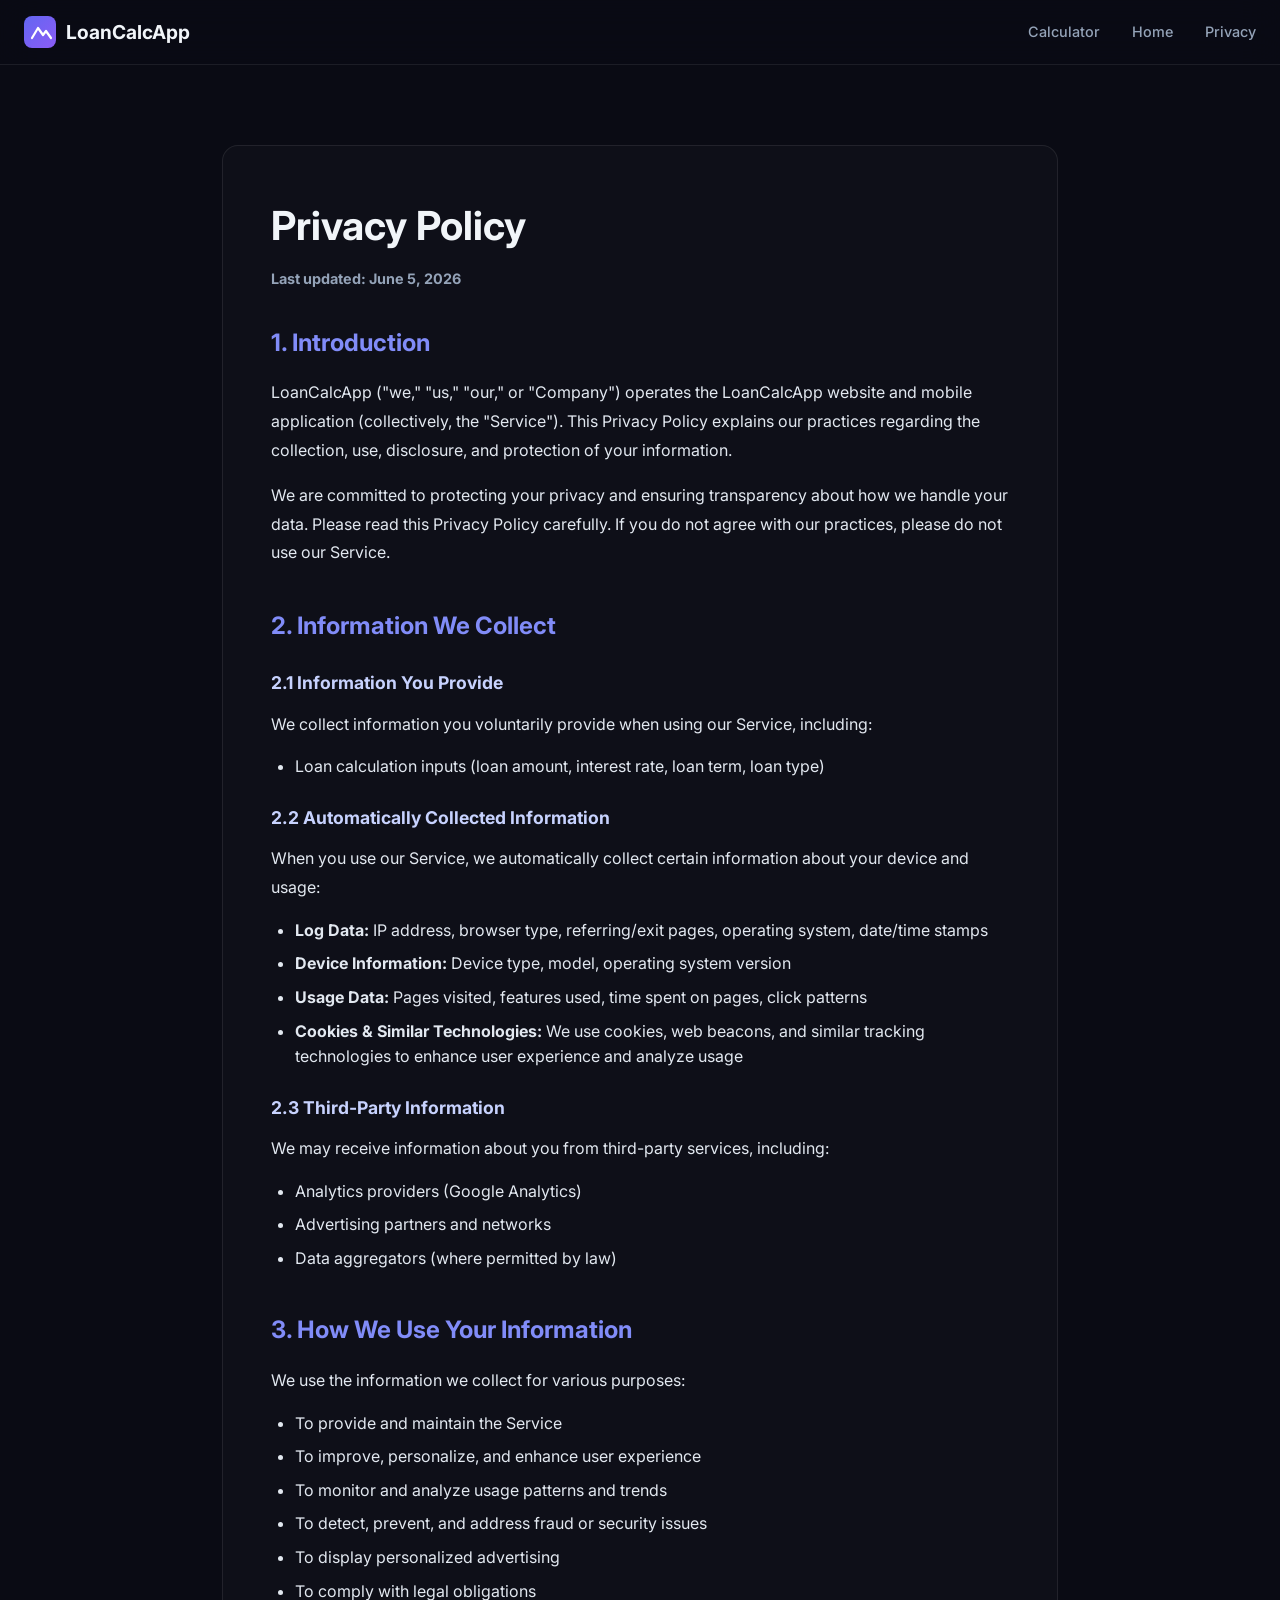
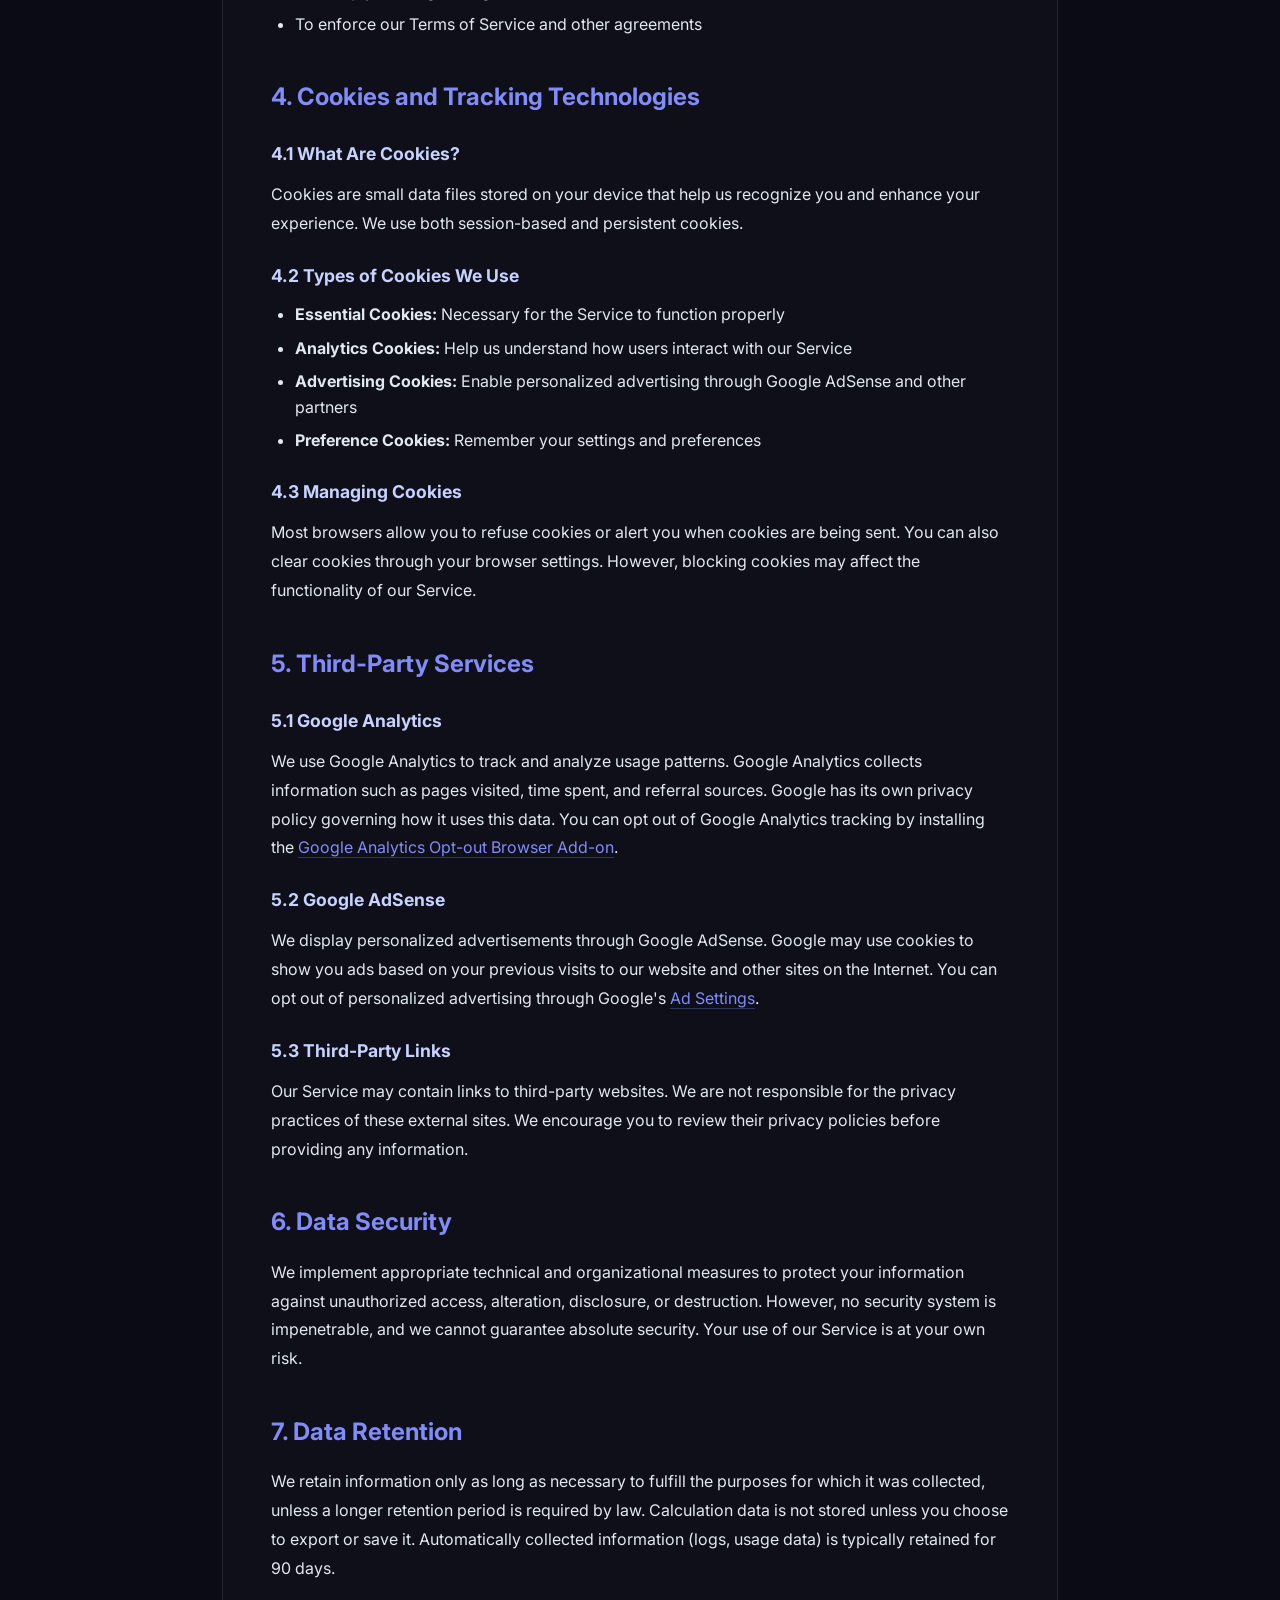
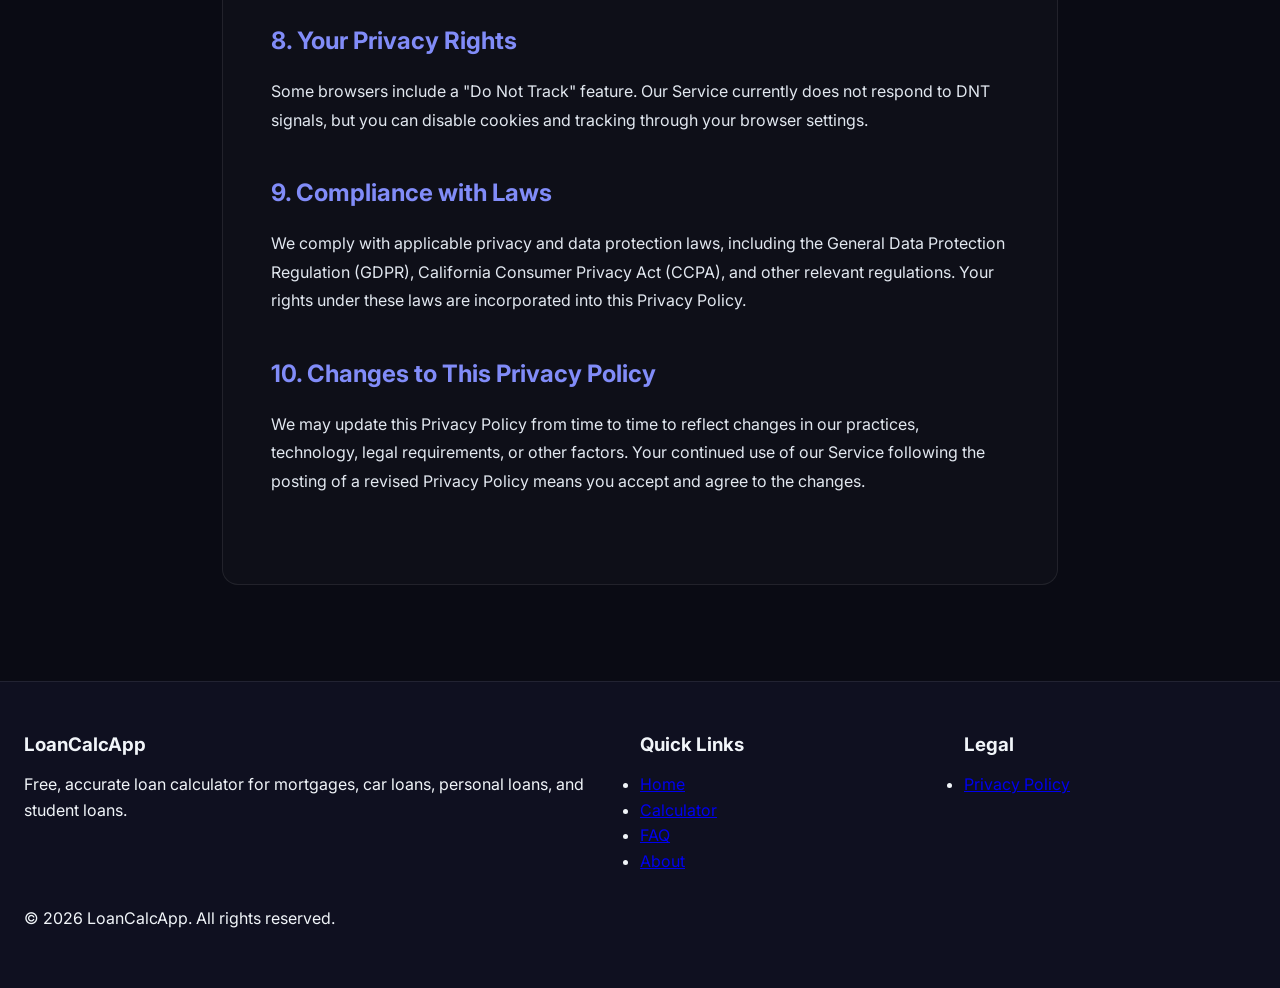
<file: privacy-policy.html>
<!DOCTYPE html>
<html lang="en">
<head>
  <meta charset="UTF-8" />
  <meta name="viewport" content="width=device-width, initial-scale=1.0" />
  <title>Privacy Policy – LoanCalcApp</title>
  <meta name="description" content="Privacy policy for LoanCalcApp. Learn how we collect, use, and protect your personal information." />
  <meta name="robots" content="index, follow" />
  <link rel="preconnect" href="https://fonts.googleapis.com" />
  <link rel="preconnect" href="https://fonts.gstatic.com" crossorigin />
  <link href="https://fonts.googleapis.com/css2?family=Inter:wght@300;400;500;600;700;800&display=swap" rel="stylesheet" />
  <link rel="stylesheet" href="style.css" />
  
  <!-- Google AdSense -->
  <meta name="google-adsense-account" content="ca-pub-5492575278599227">
  <script async src="https://pagead2.googlesyndication.com/pagead/js/adsbygoogle.js?client=ca-pub-5492575278599227" crossorigin="anonymous"></script>
</head>
<body>

  <!-- ============================================================
       HEADER
  ============================================================ -->
  <header class="site-header">
    <div class="container header-inner">
      <a href="/" class="logo" aria-label="LoanCalcApp Home">
        <svg width="32" height="32" viewBox="0 0 32 32" fill="none" aria-hidden="true">
          <rect width="32" height="32" rx="8" fill="url(#logoGrad)"/>
          <path d="M8 22L14 12l5 7 3-4 5 7" stroke="white" stroke-width="2.2" stroke-linecap="round" stroke-linejoin="round"/>
          <defs>
            <linearGradient id="logoGrad" x1="0" y1="0" x2="32" y2="32" gradientUnits="userSpaceOnUse">
              <stop stop-color="#6366f1"/>
              <stop offset="1" stop-color="#8b5cf6"/>
            </linearGradient>
          </defs>
        </svg>
        <span>LoanCalcApp</span>
      </a>
      <nav class="header-nav" aria-label="Main navigation">
        <a href="/">Calculator</a>
        <a href="/">Home</a>
        <a href="/privacy-policy.html">Privacy</a>
      </nav>
    </div>
  </header>

  <!-- ============================================================
       CONTENT
  ============================================================ -->
  <main class="container legal-content">
    <article>
      <h1>Privacy Policy</h1>
      <p class="last-updated"><strong>Last updated: June 5, 2026</strong></p>

      <section>
        <h2>1. Introduction</h2>
        <p>LoanCalcApp ("we," "us," "our," or "Company") operates the LoanCalcApp website and mobile application (collectively, the "Service"). This Privacy Policy explains our practices regarding the collection, use, disclosure, and protection of your information.</p>
        <p>We are committed to protecting your privacy and ensuring transparency about how we handle your data. Please read this Privacy Policy carefully. If you do not agree with our practices, please do not use our Service.</p>
      </section>

      <section>
        <h2>2. Information We Collect</h2>
        
        <h3>2.1 Information You Provide</h3>
        <p>We collect information you voluntarily provide when using our Service, including:</p>
        <ul>
          <li>Loan calculation inputs (loan amount, interest rate, loan term, loan type)</li>
        </ul>

        <h3>2.2 Automatically Collected Information</h3>
        <p>When you use our Service, we automatically collect certain information about your device and usage:</p>
        <ul>
          <li><strong>Log Data:</strong> IP address, browser type, referring/exit pages, operating system, date/time stamps</li>
          <li><strong>Device Information:</strong> Device type, model, operating system version</li>
          <li><strong>Usage Data:</strong> Pages visited, features used, time spent on pages, click patterns</li>
          <li><strong>Cookies & Similar Technologies:</strong> We use cookies, web beacons, and similar tracking technologies to enhance user experience and analyze usage</li>
        </ul>

        <h3>2.3 Third-Party Information</h3>
        <p>We may receive information about you from third-party services, including:</p>
        <ul>
          <li>Analytics providers (Google Analytics)</li>
          <li>Advertising partners and networks</li>
          <li>Data aggregators (where permitted by law)</li>
        </ul>
      </section>

      <section>
        <h2>3. How We Use Your Information</h2>
        <p>We use the information we collect for various purposes:</p>
        <ul>
          <li>To provide and maintain the Service</li>
          <li>To improve, personalize, and enhance user experience</li>
          <li>To monitor and analyze usage patterns and trends</li>
          <li>To detect, prevent, and address fraud or security issues</li>
          <li>To display personalized advertising</li>
          <li>To comply with legal obligations</li>
          <li>To enforce our Terms of Service and other agreements</li>
        </ul>
      </section>

      <section>
        <h2>4. Cookies and Tracking Technologies</h2>
        
        <h3>4.1 What Are Cookies?</h3>
        <p>Cookies are small data files stored on your device that help us recognize you and enhance your experience. We use both session-based and persistent cookies.</p>

        <h3>4.2 Types of Cookies We Use</h3>
        <ul>
          <li><strong>Essential Cookies:</strong> Necessary for the Service to function properly</li>
          <li><strong>Analytics Cookies:</strong> Help us understand how users interact with our Service</li>
          <li><strong>Advertising Cookies:</strong> Enable personalized advertising through Google AdSense and other partners</li>
          <li><strong>Preference Cookies:</strong> Remember your settings and preferences</li>
        </ul>

        <h3>4.3 Managing Cookies</h3>
        <p>Most browsers allow you to refuse cookies or alert you when cookies are being sent. You can also clear cookies through your browser settings. However, blocking cookies may affect the functionality of our Service.</p>
      </section>

      <section>
        <h2>5. Third-Party Services</h2>
        
        <h3>5.1 Google Analytics</h3>
        <p>We use Google Analytics to track and analyze usage patterns. Google Analytics collects information such as pages visited, time spent, and referral sources. Google has its own privacy policy governing how it uses this data. You can opt out of Google Analytics tracking by installing the <a href="https://tools.google.com/dlpage/gaoptout" target="_blank" rel="noopener noreferrer">Google Analytics Opt-out Browser Add-on</a>.</p>

        <h3>5.2 Google AdSense</h3>
        <p>We display personalized advertisements through Google AdSense. Google may use cookies to show you ads based on your previous visits to our website and other sites on the Internet. You can opt out of personalized advertising through Google's <a href="https://adssettings.google.com" target="_blank" rel="noopener noreferrer">Ad Settings</a>.</p>

        <h3>5.3 Third-Party Links</h3>
        <p>Our Service may contain links to third-party websites. We are not responsible for the privacy practices of these external sites. We encourage you to review their privacy policies before providing any information.</p>
      </section>

      <section>
        <h2>6. Data Security</h2>
        <p>We implement appropriate technical and organizational measures to protect your information against unauthorized access, alteration, disclosure, or destruction. However, no security system is impenetrable, and we cannot guarantee absolute security. Your use of our Service is at your own risk.</p>
      </section>

      <section>
        <h2>7. Data Retention</h2>
        <p>We retain information only as long as necessary to fulfill the purposes for which it was collected, unless a longer retention period is required by law. Calculation data is not stored unless you choose to export or save it. Automatically collected information (logs, usage data) is typically retained for 90 days.</p>
      </section>

      <section>
        <h2>8. Your Privacy Rights</h2>
        <p>Some browsers include a "Do Not Track" feature. Our Service currently does not respond to DNT signals, but you can disable cookies and tracking through your browser settings.</p>
      </section>

      <!-- Sections 9 (Children's Privacy) and 10 (International Data Transfers) removed as requested -->

      <section>
        <h2>9. Compliance with Laws</h2>
        <p>We comply with applicable privacy and data protection laws, including the General Data Protection Regulation (GDPR), California Consumer Privacy Act (CCPA), and other relevant regulations. Your rights under these laws are incorporated into this Privacy Policy.</p>
      </section>

      <section>
        <h2>10. Changes to This Privacy Policy</h2>
        <p>We may update this Privacy Policy from time to time to reflect changes in our practices, technology, legal requirements, or other factors. Your continued use of our Service following the posting of a revised Privacy Policy means you accept and agree to the changes.</p>
      </section>

      <!-- Contact information removed as requested -->

    </article>
  </main>

  <!-- ============================================================
       FOOTER
  ============================================================ -->
  <footer class="site-footer">
    <div class="container footer-inner">
      <div class="footer-section">
        <h3>LoanCalcApp</h3>
        <p>Free, accurate loan calculator for mortgages, car loans, personal loans, and student loans.</p>
      </div>
      <div class="footer-section">
        <h3>Quick Links</h3>
        <ul>
          <li><a href="/">Home</a></li>
          <li><a href="/#calculator">Calculator</a></li>
          <li><a href="/#faq">FAQ</a></li>
          <li><a href="/about.html">About</a></li>
        </ul>
      </div>
      <div class="footer-section">
        <h3>Legal</h3>
        <ul>
          <li><a href="/privacy-policy.html">Privacy Policy</a></li>
        </ul>
      </div>
      <div class="footer-section">
        <p>&copy; 2026 LoanCalcApp. All rights reserved.</p>
      </div>
    </div>
  </footer>

  <style>
    .legal-content {
      max-width: 900px;
      margin: 3rem auto;
      padding: 2rem;
    }

    .legal-content article {
      background: rgba(255, 255, 255, 0.02);
      border: 1px solid rgba(255, 255, 255, 0.08);
      border-radius: 16px;
      padding: 3rem;
    }

    .legal-content h1 {
      font-size: 2.5rem;
      margin-bottom: 0.5rem;
      color: #f1f5f9;
    }

    .legal-content .last-updated {
      color: #94a3b8;
      margin-bottom: 2rem;
      font-size: 0.9rem;
    }

    .legal-content section {
      margin-bottom: 2.5rem;
    }

    .legal-content h2 {
      font-size: 1.5rem;
      margin-bottom: 1rem;
      color: #818cf8;
      margin-top: 2rem;
    }

    .legal-content h3 {
      font-size: 1.1rem;
      margin-bottom: 0.75rem;
      margin-top: 1.5rem;
      color: #c7d2fe;
    }

    .legal-content p {
      margin-bottom: 1rem;
      line-height: 1.8;
      color: #e2e8f0;
    }

    .legal-content ul, .legal-content ol {
      margin-left: 1.5rem;
      margin-bottom: 1rem;
    }

    .legal-content li {
      margin-bottom: 0.5rem;
      color: #e2e8f0;
    }

    .legal-content a {
      color: #818cf8;
      text-decoration: none;
      border-bottom: 1px solid rgba(129, 140, 248, 0.3);
      transition: border-color 0.2s;
    }

    .legal-content a:hover {
      border-bottom-color: #818cf8;
    }

    @media (max-width: 768px) {
      .legal-content article {
        padding: 1.5rem;
      }

      .legal-content h1 {
        font-size: 1.75rem;
      }

      .legal-content h2 {
        font-size: 1.25rem;
      }
    }
  </style>

</body>
</html>
</file>
<file: style.css>
/* ============================================================
   RESET & ROOT
============================================================ */
*, *::before, *::after { box-sizing: border-box; margin: 0; padding: 0; }

:root {
  --bg: #0a0b14;
  --bg-2: #0f1020;
  --bg-card: rgba(255,255,255,0.04);
  --bg-card-hover: rgba(255,255,255,0.07);
  --border: rgba(255,255,255,0.08);
  --border-active: rgba(99,102,241,0.5);

  --indigo: #6366f1;
  --indigo-light: #818cf8;
  --violet: #8b5cf6;
  --emerald: #10b981;
  --amber: #f59e0b;
  --rose: #f43f5e;

  --text: #f1f5f9;
  --text-2: #94a3b8;
  --text-3: #64748b;

  --radius: 16px;
  --radius-sm: 10px;
  --shadow: 0 4px 24px rgba(0,0,0,0.4);
  --shadow-lg: 0 8px 48px rgba(0,0,0,0.5);

  --font: 'Inter', system-ui, sans-serif;
  --transition: 0.2s cubic-bezier(0.4,0,0.2,1);
}

html { scroll-behavior: smooth; }

body {
  font-family: var(--font);
  background: var(--bg);
  color: var(--text);
  line-height: 1.6;
  min-height: 100vh;
  -webkit-font-smoothing: antialiased;
}

/* ============================================================
   CONTAINER
============================================================ */
.container {
  max-width: 1280px;
  margin: 0 auto;
  padding: 0 24px;
}

/* ============================================================
   HEADER
============================================================ */
.site-header {
  position: sticky;
  top: 0;
  z-index: 100;
  background: rgba(10,11,20,0.85);
  backdrop-filter: blur(20px);
  -webkit-backdrop-filter: blur(20px);
  border-bottom: 1px solid var(--border);
}

.header-inner {
  display: flex;
  align-items: center;
  justify-content: space-between;
  height: 64px;
}

.logo {
  display: flex;
  align-items: center;
  gap: 10px;
  text-decoration: none;
  font-weight: 700;
  font-size: 1.2rem;
  color: var(--text);
  transition: opacity var(--transition);
}
.logo:hover { opacity: 0.8; }

.header-nav {
  display: flex;
  gap: 32px;
}
.header-nav a {
  color: var(--text-2);
  text-decoration: none;
  font-size: 0.9rem;
  font-weight: 500;
  transition: color var(--transition);
}
.header-nav a:hover { color: var(--text); }

/* ============================================================
   HERO
============================================================ */
.hero {
  position: relative;
  overflow: hidden;
  padding: 80px 0 60px;
  text-align: center;
}

.hero-bg {
  position: absolute;
  inset: 0;
  pointer-events: none;
}

.hero-orb {
  position: absolute;
  border-radius: 50%;
  filter: blur(80px);
  opacity: 0.25;
}
.hero-orb-1 {
  width: 500px; height: 500px;
  background: var(--indigo);
  top: -200px; left: -100px;
  animation: pulse 8s ease-in-out infinite;
}
.hero-orb-2 {
  width: 400px; height: 400px;
  background: var(--violet);
  top: -100px; right: -100px;
  animation: pulse 8s ease-in-out infinite 2s;
}
.hero-orb-3 {
  width: 300px; height: 300px;
  background: var(--emerald);
  bottom: -100px; left: 50%;
  transform: translateX(-50%);
  animation: pulse 8s ease-in-out infinite 4s;
}

@keyframes pulse {
  0%, 100% { opacity: 0.2; transform: scale(1); }
  50% { opacity: 0.35; transform: scale(1.05); }
}

.hero-content { position: relative; }

.hero-badge {
  display: inline-block;
  background: rgba(99,102,241,0.15);
  border: 1px solid rgba(99,102,241,0.3);
  color: var(--indigo-light);
  font-size: 0.8rem;
  font-weight: 600;
  letter-spacing: 0.05em;
  text-transform: uppercase;
  padding: 6px 16px;
  border-radius: 100px;
  margin-bottom: 20px;
}

.hero h1 {
  font-size: clamp(2.2rem, 5vw, 3.8rem);
  font-weight: 800;
  line-height: 1.1;
  background: linear-gradient(135deg, #fff 0%, var(--indigo-light) 100%);
  -webkit-background-clip: text;
  -webkit-text-fill-color: transparent;
  background-clip: text;
  margin-bottom: 20px;
}

.hero-subtitle {
  font-size: 1.1rem;
  color: var(--text-2);
  max-width: 600px;
  margin: 0 auto;
}

/* ============================================================
   AD ZONES
============================================================ */
.ad-zone {
  width: 100%;
  display: flex;
  flex-direction: column;
  align-items: center;
  gap: 6px;
  padding: 12px 0;
}

.ad-label {
  font-size: 0.65rem;
  color: var(--text-3);
  text-transform: uppercase;
  letter-spacing: 0.08em;
}

.ad-placeholder {
  width: 100%;
  max-width: 728px;
  height: 90px;
  background: rgba(255,255,255,0.025);
  border: 1px dashed rgba(255,255,255,0.1);
  border-radius: var(--radius-sm);
  display: flex;
  align-items: center;
  justify-content: center;
  color: var(--text-3);
  font-size: 0.75rem;
}

.ad-placeholder--tall {
  max-width: 300px;
  height: 600px;
}

.ad-zone--sidebar .ad-placeholder {
  max-width: 300px;
  height: 250px;
}

.ad-zone--leaderboard {
  background: rgba(0,0,0,0.2);
  border-top: 1px solid var(--border);
  border-bottom: 1px solid var(--border);
}

.ad-zone--in-content {
  margin: 32px 0;
  border-radius: var(--radius);
  background: rgba(255,255,255,0.02);
  border: 1px solid var(--border);
  padding: 16px;
}

/* ============================================================
   MAIN LAYOUT
============================================================ */
.main-layout {
  display: grid;
  grid-template-columns: 1fr 320px;
  gap: 32px;
  padding-top: 32px;
  padding-bottom: 64px;
  align-items: start;
}

.calc-column { min-width: 0; }

.sidebar-column {
  display: flex;
  flex-direction: column;
  gap: 24px;
}

.sticky-ad { position: sticky; top: 84px; }

/* ============================================================
   CARDS
============================================================ */
.card {
  background: var(--bg-card);
  border: 1px solid var(--border);
  border-radius: var(--radius);
  padding: 28px;
  margin-bottom: 24px;
  backdrop-filter: blur(10px);
  transition: border-color var(--transition);
}
.card:hover { border-color: rgba(255,255,255,0.12); }

.card-title {
  font-size: 1rem;
  font-weight: 700;
  color: var(--text);
  margin-bottom: 20px;
  letter-spacing: -0.01em;
}

/* ============================================================
   LOAN TYPE TABS
============================================================ */
.loan-tabs {
  display: flex;
  gap: 8px;
  flex-wrap: wrap;
}

.loan-tab {
  flex: 1;
  min-width: 100px;
  padding: 10px 16px;
  background: rgba(255,255,255,0.04);
  border: 1px solid var(--border);
  border-radius: var(--radius-sm);
  color: var(--text-2);
  font-family: var(--font);
  font-size: 0.875rem;
  font-weight: 500;
  cursor: pointer;
  transition: all var(--transition);
}
.loan-tab:hover {
  background: rgba(255,255,255,0.07);
  color: var(--text);
}
.loan-tab.active {
  background: rgba(99,102,241,0.15);
  border-color: var(--border-active);
  color: var(--indigo-light);
}

/* ============================================================
   INPUTS
============================================================ */
.input-group {
  margin-bottom: 28px;
}
.input-group:last-of-type { margin-bottom: 24px; }

.input-row {
  display: flex;
  justify-content: space-between;
  align-items: center;
  margin-bottom: 12px;
}

.input-row label {
  font-size: 0.875rem;
  font-weight: 500;
  color: var(--text-2);
}

.input-value-box {
  display: flex;
  align-items: center;
  background: rgba(255,255,255,0.06);
  border: 1px solid var(--border);
  border-radius: var(--radius-sm);
  padding: 6px 12px;
  gap: 6px;
  transition: border-color var(--transition);
}
.input-value-box:focus-within { border-color: var(--border-active); }

.input-value-box input {
  background: none;
  border: none;
  outline: none;
  color: var(--text);
  font-family: var(--font);
  font-size: 1rem;
  font-weight: 600;
  width: 100px;
  text-align: right;
}

.currency-symbol {
  color: var(--text-3);
  font-size: 0.875rem;
  font-weight: 500;
}

/* Range Slider */
.slider {
  -webkit-appearance: none;
  appearance: none;
  width: 100%;
  height: 4px;
  border-radius: 100px;
  background: rgba(255,255,255,0.1);
  outline: none;
  cursor: pointer;
}
.slider::-webkit-slider-thumb {
  -webkit-appearance: none;
  width: 18px;
  height: 18px;
  border-radius: 50%;
  background: linear-gradient(135deg, var(--indigo), var(--violet));
  cursor: pointer;
  box-shadow: 0 0 0 3px rgba(99,102,241,0.2);
  transition: box-shadow var(--transition);
}
.slider::-webkit-slider-thumb:hover {
  box-shadow: 0 0 0 6px rgba(99,102,241,0.2);
}
.slider::-moz-range-thumb {
  width: 18px;
  height: 18px;
  border-radius: 50%;
  background: linear-gradient(135deg, var(--indigo), var(--violet));
  cursor: pointer;
  border: none;
}

.slider-labels {
  display: flex;
  justify-content: space-between;
  margin-top: 6px;
  font-size: 0.7rem;
  color: var(--text-3);
}

/* Calculate Button */
.btn-calculate {
  width: 100%;
  padding: 14px 24px;
  background: linear-gradient(135deg, var(--indigo) 0%, var(--violet) 100%);
  border: none;
  border-radius: var(--radius-sm);
  color: #fff;
  font-family: var(--font);
  font-size: 1rem;
  font-weight: 600;
  cursor: pointer;
  transition: all var(--transition);
  box-shadow: 0 4px 20px rgba(99,102,241,0.4);
}
.btn-calculate:hover {
  transform: translateY(-1px);
  box-shadow: 0 6px 28px rgba(99,102,241,0.5);
}
.btn-calculate:active { transform: translateY(0); }

/* ============================================================
   RESULTS
============================================================ */
.results-grid {
  display: grid;
  grid-template-columns: 1fr 1fr;
  gap: 16px;
  margin-bottom: 24px;
}

.result-item {
  background: rgba(255,255,255,0.03);
  border: 1px solid var(--border);
  border-radius: var(--radius-sm);
  padding: 16px;
}

.result-item--primary {
  grid-column: 1 / -1;
  background: linear-gradient(135deg, rgba(99,102,241,0.1) 0%, rgba(139,92,246,0.1) 100%);
  border-color: rgba(99,102,241,0.3);
  text-align: center;
  padding: 24px;
}

.result-label {
  font-size: 0.75rem;
  color: var(--text-3);
  text-transform: uppercase;
  letter-spacing: 0.06em;
  margin-bottom: 8px;
}

.result-value {
  font-size: 2.4rem;
  font-weight: 800;
  color: #fff;
  letter-spacing: -0.02em;
}
.result-value--sm { font-size: 1.5rem; }
.result-value--accent { color: var(--indigo-light); }

/* Cost Breakdown Bar */
.cost-breakdown { margin-top: 8px; }

.breakdown-bar {
  display: flex;
  height: 8px;
  border-radius: 100px;
  overflow: hidden;
  margin-bottom: 10px;
}
.bar-principal {
  background: linear-gradient(90deg, var(--indigo), var(--indigo-light));
  transition: width 0.5s ease;
}
.bar-interest {
  background: linear-gradient(90deg, var(--violet), #a78bfa);
  transition: width 0.5s ease;
}

.breakdown-legend {
  display: flex;
  gap: 20px;
  font-size: 0.8rem;
  color: var(--text-2);
  align-items: center;
}
.legend-dot {
  display: inline-block;
  width: 10px; height: 10px;
  border-radius: 50%;
  margin-right: 6px;
}
.legend-dot--principal { background: var(--indigo); }
.legend-dot--interest { background: var(--violet); }

/* ============================================================
   CHARTS
============================================================ */
.chart-tabs {
  display: flex;
  gap: 4px;
  margin-bottom: 24px;
  background: rgba(255,255,255,0.04);
  border-radius: var(--radius-sm);
  padding: 4px;
}

.chart-tab {
  flex: 1;
  padding: 8px 12px;
  background: none;
  border: none;
  border-radius: 8px;
  color: var(--text-2);
  font-family: var(--font);
  font-size: 0.8rem;
  font-weight: 500;
  cursor: pointer;
  transition: all var(--transition);
  white-space: nowrap;
}
.chart-tab:hover { color: var(--text); }
.chart-tab.active {
  background: rgba(99,102,241,0.2);
  color: var(--indigo-light);
}

.chart-container {
  position: relative;
  height: 300px;
}
.chart-container canvas { max-height: 300px; }

/* ============================================================
   AMORTIZATION TABLE
============================================================ */
.amort-header {
  display: flex;
  justify-content: space-between;
  align-items: center;
  margin-bottom: 8px;
}

.amort-desc {
  font-size: 0.875rem;
  color: var(--text-2);
  margin-bottom: 20px;
}

.btn-export {
  padding: 8px 16px;
  background: rgba(16,185,129,0.1);
  border: 1px solid rgba(16,185,129,0.3);
  border-radius: var(--radius-sm);
  color: var(--emerald);
  font-family: var(--font);
  font-size: 0.8rem;
  font-weight: 600;
  cursor: pointer;
  transition: all var(--transition);
}
.btn-export:hover {
  background: rgba(16,185,129,0.2);
}

.table-wrapper {
  overflow-x: auto;
  border-radius: var(--radius-sm);
  border: 1px solid var(--border);
}

table {
  width: 100%;
  border-collapse: collapse;
  font-size: 0.875rem;
}

thead {
  background: rgba(255,255,255,0.04);
}

th {
  padding: 12px 16px;
  text-align: right;
  font-weight: 600;
  font-size: 0.75rem;
  color: var(--text-3);
  text-transform: uppercase;
  letter-spacing: 0.05em;
  white-space: nowrap;
}
th:first-child, th:nth-child(2) { text-align: left; }

td {
  padding: 11px 16px;
  text-align: right;
  color: var(--text-2);
  border-top: 1px solid rgba(255,255,255,0.04);
}
td:first-child, td:nth-child(2) { text-align: left; color: var(--text-3); }

tbody tr:hover { background: rgba(255,255,255,0.03); }

.td-principal { color: var(--indigo-light) !important; font-weight: 500; }
.td-interest  { color: #a78bfa !important; }
.td-balance   { color: var(--text) !important; font-weight: 600; }

/* Pagination */
.pagination {
  display: flex;
  align-items: center;
  justify-content: center;
  gap: 16px;
  margin-top: 20px;
}

.page-btn {
  padding: 8px 18px;
  background: rgba(255,255,255,0.05);
  border: 1px solid var(--border);
  border-radius: var(--radius-sm);
  color: var(--text-2);
  font-family: var(--font);
  font-size: 0.875rem;
  cursor: pointer;
  transition: all var(--transition);
}
.page-btn:hover:not(:disabled) {
  background: rgba(99,102,241,0.15);
  border-color: var(--border-active);
  color: var(--indigo-light);
}
.page-btn:disabled {
  opacity: 0.3;
  cursor: not-allowed;
}

.page-info {
  font-size: 0.875rem;
  color: var(--text-2);
  min-width: 100px;
  text-align: center;
}

/* ============================================================
   CONTENT SECTIONS
============================================================ */
.content-section {
  background: var(--bg-card);
  border: 1px solid var(--border);
  border-radius: var(--radius);
  padding: 36px;
  margin-bottom: 24px;
}

.content-section h2 {
  font-size: 1.6rem;
  font-weight: 800;
  margin-bottom: 16px;
  background: linear-gradient(135deg, var(--text) 0%, var(--indigo-light) 100%);
  -webkit-background-clip: text;
  -webkit-text-fill-color: transparent;
  background-clip: text;
}

.content-section h3 {
  font-size: 1.05rem;
  font-weight: 700;
  color: var(--text);
  margin: 24px 0 10px;
}

.content-section p {
  color: var(--text-2);
  font-size: 0.95rem;
  line-height: 1.75;
}

.info-box {
  background: rgba(99,102,241,0.08);
  border: 1px solid rgba(99,102,241,0.25);
  border-radius: var(--radius-sm);
  padding: 16px 20px;
  color: var(--indigo-light);
  font-size: 0.9rem;
  margin-top: 20px;
}

.formula-box {
  background: rgba(255,255,255,0.04);
  border: 1px solid var(--border);
  border-radius: var(--radius-sm);
  padding: 20px 24px;
  margin-top: 12px;
  font-size: 0.9rem;
}
.formula-box strong {
  display: block;
  font-size: 1.1rem;
  color: var(--text);
  margin-bottom: 14px;
  font-family: 'Courier New', monospace;
}
.formula-box ul { padding-left: 20px; }
.formula-box li {
  color: var(--text-2);
  margin-bottom: 6px;
}

/* ============================================================
   FAQ
============================================================ */
.faq-list { display: flex; flex-direction: column; gap: 8px; }

.faq-item {
  border: 1px solid var(--border);
  border-radius: var(--radius-sm);
  overflow: hidden;
  transition: border-color var(--transition);
}
.faq-item:hover { border-color: rgba(255,255,255,0.12); }

.faq-question {
  width: 100%;
  display: flex;
  justify-content: space-between;
  align-items: center;
  padding: 16px 20px;
  background: rgba(255,255,255,0.03);
  border: none;
  color: var(--text);
  font-family: var(--font);
  font-size: 0.95rem;
  font-weight: 600;
  cursor: pointer;
  text-align: left;
  transition: background var(--transition);
}
.faq-question:hover { background: rgba(255,255,255,0.06); }

.faq-icon {
  font-size: 1.4rem;
  color: var(--indigo-light);
  transition: transform var(--transition);
  flex-shrink: 0;
  margin-left: 12px;
}
.faq-question[aria-expanded="true"] .faq-icon { transform: rotate(45deg); }

.faq-answer {
  max-height: 0;
  overflow: hidden;
  transition: max-height 0.35s ease, padding 0.2s ease;
}
.faq-answer.open {
  max-height: 300px;
  padding: 0 20px 16px;
}
.faq-answer p {
  color: var(--text-2);
  font-size: 0.9rem;
  line-height: 1.7;
  padding-top: 10px;
}

/* ============================================================
   SIDEBAR WIDGETS
============================================================ */
.widget-card {
  background: var(--bg-card);
  border: 1px solid var(--border);
  border-radius: var(--radius);
  padding: 22px;
}

.widget-title {
  font-size: 0.95rem;
  font-weight: 700;
  color: var(--text);
  margin-bottom: 14px;
}

.tips-list {
  list-style: none;
  display: flex;
  flex-direction: column;
  gap: 12px;
}
.tips-list li {
  font-size: 0.825rem;
  color: var(--text-2);
  line-height: 1.5;
  padding-left: 16px;
  position: relative;
}
.tips-list li::before {
  content: '›';
  position: absolute;
  left: 0;
  color: var(--indigo-light);
  font-weight: 700;
}

/* ============================================================
   FOOTER
============================================================ */
.site-footer {
  background: var(--bg-2);
  border-top: 1px solid var(--border);
  padding: 48px 0 24px;
  margin-top: 64px;
}

.footer-inner {
  display: grid;
  grid-template-columns: 2fr 1fr 1fr;
  gap: 32px;
  margin-bottom: 32px;
}

.footer-section {
  display: flex;
  flex-direction: column;
  gap: 12px;
}

.footer-logo {
  display: flex;
  align-items: center;
  gap: 8px;
  font-weight: 700;
  font-size: 1rem;
  color: var(--text);
  margin-bottom: 8px;
}

.footer-heading {
  font-size: 0.9rem;
  font-weight: 600;
  color: var(--text);
  margin-bottom: 8px;
}

.footer-disclaimer {
  font-size: 0.85rem;
  color: var(--text-2);
  line-height: 1.6;
}

.footer-links {
  list-style: none;
  display: flex;
  flex-direction: column;
  gap: 8px;
}

.footer-links li {
  display: flex;
}

.footer-links a {
  font-size: 0.85rem;
  color: var(--text-2);
  text-decoration: none;
  transition: color var(--transition);
}

.footer-links a:hover {
  color: var(--indigo-light);
}

.footer-bottom {
  display: flex;
  justify-content: center;
  padding-top: 24px;
  border-top: 1px solid var(--border);
}

.footer-copyright {
  font-size: 0.8rem;
  color: var(--text-3);
}

@media (max-width: 768px) {
  .footer-inner {
    grid-template-columns: 1fr;
    gap: 24px;
  }
}

/* ============================================================   COOKIE CONSENT BANNER
============================================================ */
.cookie-consent {
  position: fixed;
  bottom: 0;
  left: 0;
  right: 0;
  background: rgba(10, 11, 20, 0.95);
  backdrop-filter: blur(20px);
  -webkit-backdrop-filter: blur(20px);
  border-top: 1px solid var(--border);
  z-index: 9999;
  padding: 16px 24px;
  box-shadow: 0 -2px 16px rgba(0, 0, 0, 0.5);
  animation: slideUp 0.3s ease;
}

@keyframes slideUp {
  from {
    transform: translateY(100%);
    opacity: 0;
  }
  to {
    transform: translateY(0);
    opacity: 1;
  }
}

.cookie-consent.hidden {
  display: none;
}

.cookie-content {
  max-width: 1280px;
  margin: 0 auto;
  display: flex;
  align-items: center;
  justify-content: space-between;
  gap: 24px;
}

.cookie-text h3 {
  font-size: 1rem;
  font-weight: 600;
  color: var(--text);
  margin-bottom: 8px;
}

.cookie-text p {
  font-size: 0.85rem;
  color: var(--text-2);
  line-height: 1.5;
}

.cookie-buttons {
  display: flex;
  gap: 12px;
  flex-shrink: 0;
}

.cookie-btn {
  padding: 10px 24px;
  border: none;
  border-radius: 8px;
  font-size: 0.9rem;
  font-weight: 600;
  cursor: pointer;
  transition: all var(--transition);
  font-family: var(--font);
}

.cookie-btn-primary {
  background: var(--indigo);
  color: white;
}

.cookie-btn-primary:hover {
  background: var(--indigo-light);
  box-shadow: 0 4px 12px rgba(99, 102, 241, 0.4);
}

.cookie-btn-secondary {
  background: transparent;
  color: var(--text-2);
  border: 1px solid var(--border);
}

.cookie-btn-secondary:hover {
  border-color: var(--text);
  color: var(--text);
}

@media (max-width: 768px) {
  .cookie-consent {
    padding: 12px 16px;
  }

  .cookie-content {
    flex-direction: column;
    align-items: flex-start;
    gap: 12px;
  }

  .cookie-buttons {
    width: 100%;
  }

  .cookie-btn {
    flex: 1;
  }
}

/* ============================================================
   AD SPACES
============================================================ */
.ad-space {
  margin: 32px 0;
  display: flex;
  justify-content: center;
}

.ad-space-top {
  background: rgba(255, 255, 255, 0.02);
  border: 1px solid var(--border);
  border-radius: var(--radius);
  padding: 16px;
  min-height: 280px;
}

.ad-space-middle {
  background: rgba(255, 255, 255, 0.02);
  border: 1px solid var(--border);
  border-radius: var(--radius);
  padding: 16px;
  min-height: 280px;
}

.ad-space-sidebar {
  min-height: 400px;
  padding: 0;
  border: none;
  background: transparent;
}

.ad-space ins {
  display: block;
  width: 100%;
}

/* ============================================================   ANIMATIONS
============================================================ */
@keyframes fadeInUp {
  from { opacity: 0; transform: translateY(16px); }
  to   { opacity: 1; transform: translateY(0); }
}
.card { animation: fadeInUp 0.4s ease both; }

/* ============================================================
   RESPONSIVE
============================================================ */
@media (max-width: 1024px) {
  .main-layout {
    grid-template-columns: 1fr;
  }
  .sidebar-column {
    display: grid;
    grid-template-columns: 1fr 1fr;
    gap: 16px;
  }
  .sticky-ad { position: static; }
}

@media (max-width: 640px) {
  .header-nav { display: none; }
  .hero { padding: 48px 0 40px; }
  .loan-tabs { flex-wrap: wrap; }
  .loan-tab { min-width: calc(50% - 4px); }
  .results-grid { grid-template-columns: 1fr; }
  .result-item--primary { grid-column: 1; }
  .chart-tabs { flex-direction: column; }
  .content-section { padding: 24px 20px; }
  .sidebar-column { grid-template-columns: 1fr; }
}
</file>
